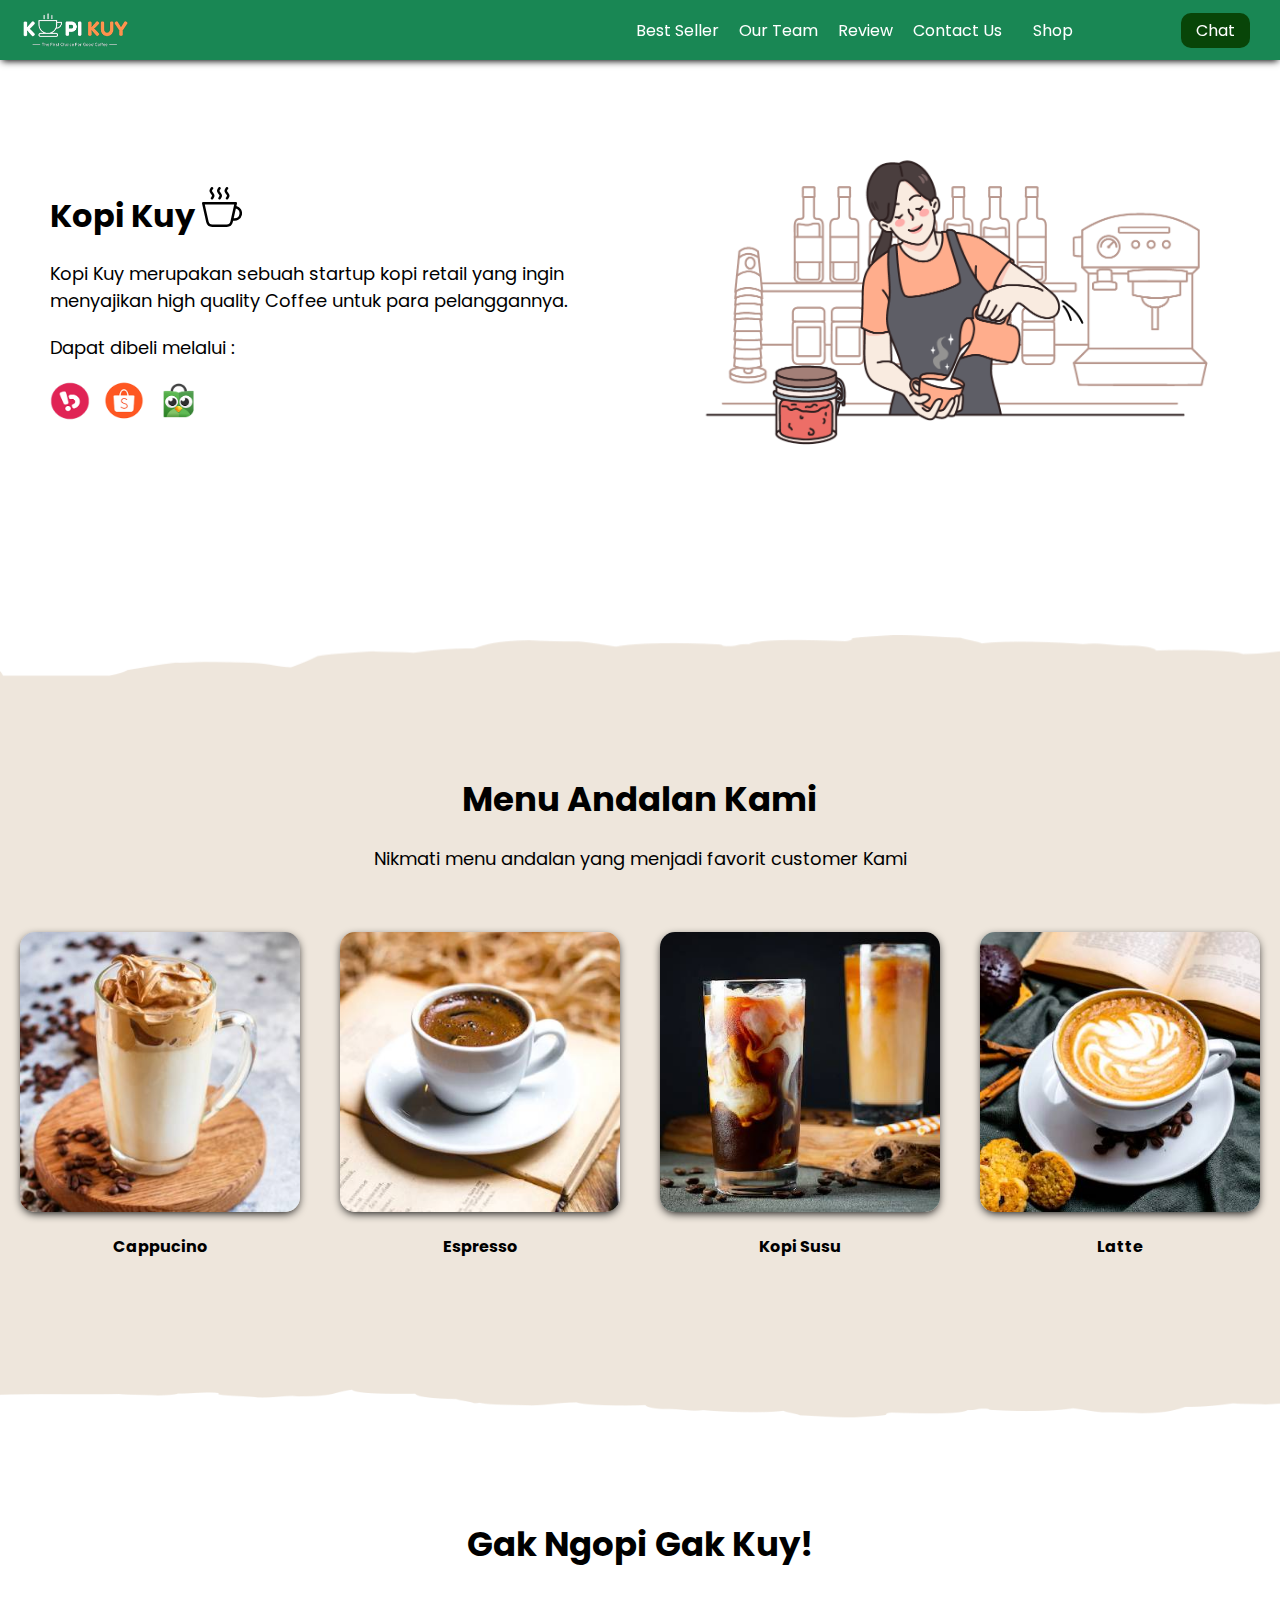
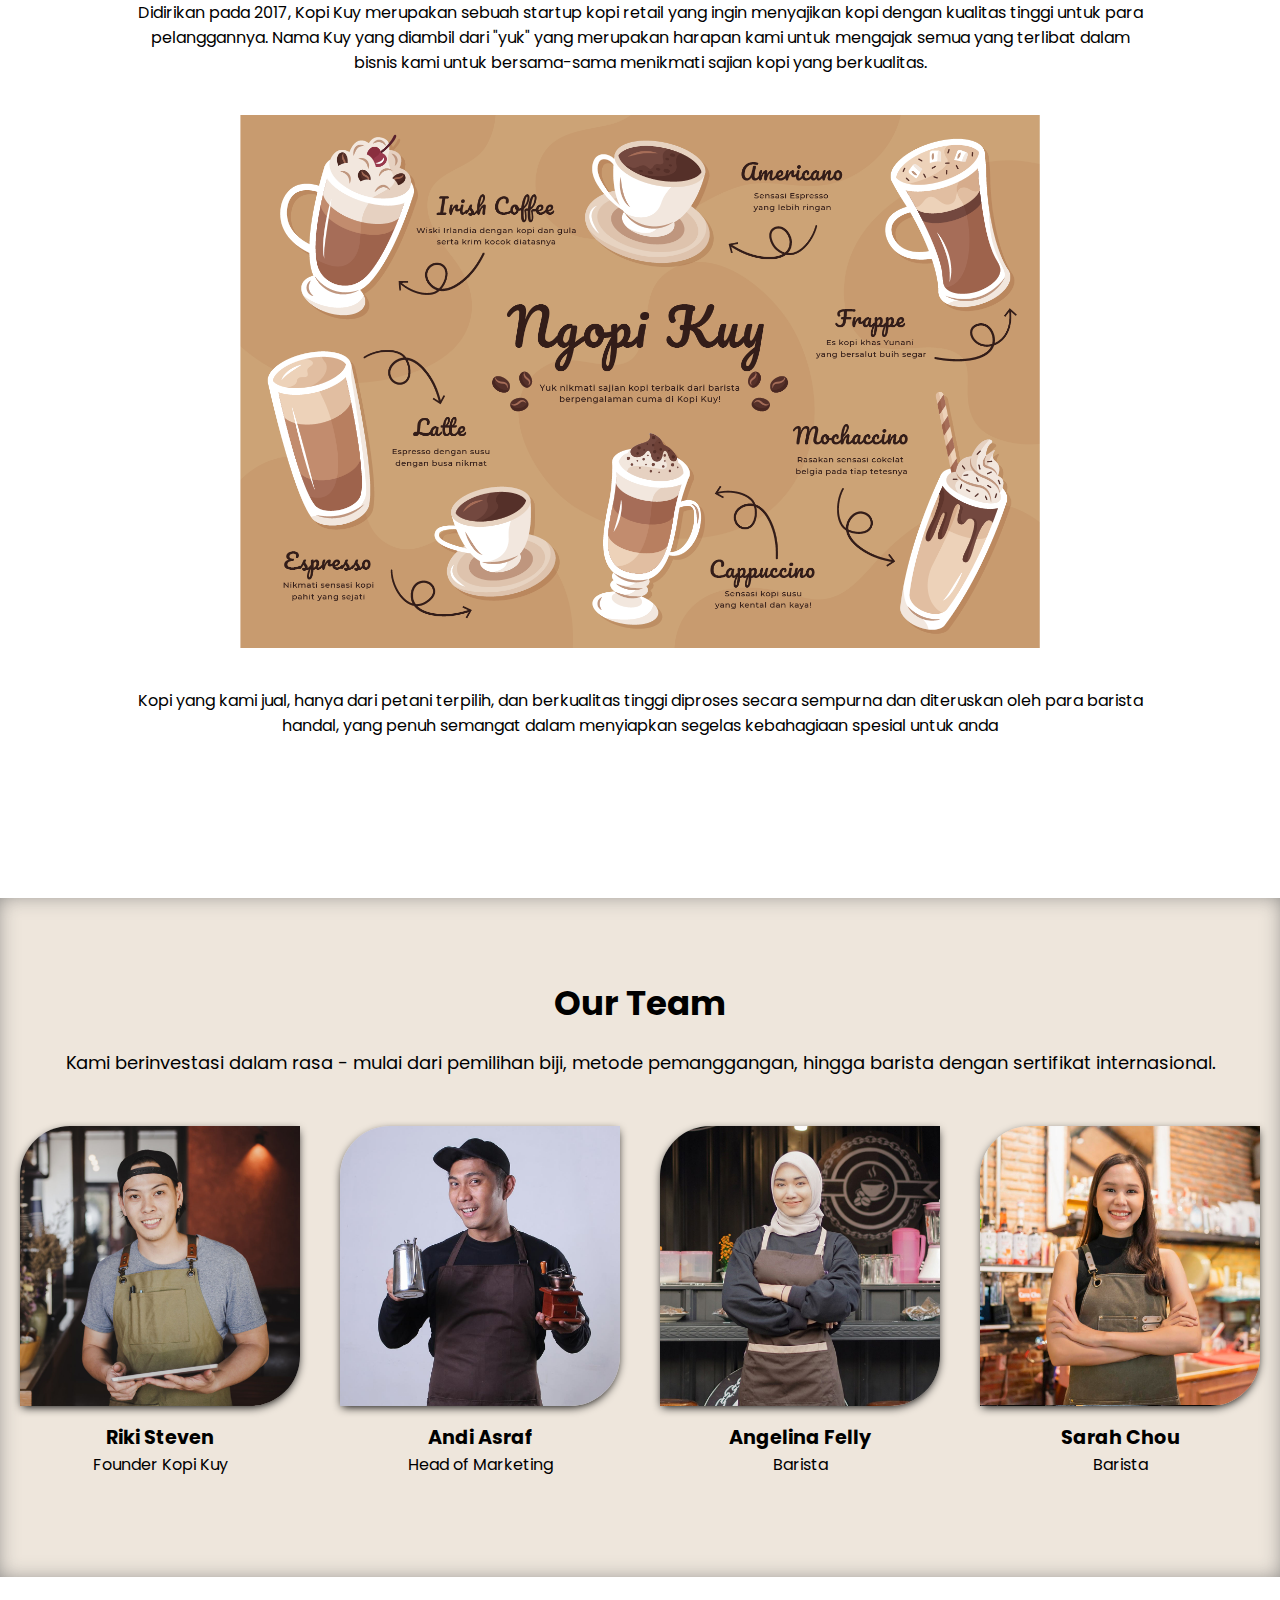
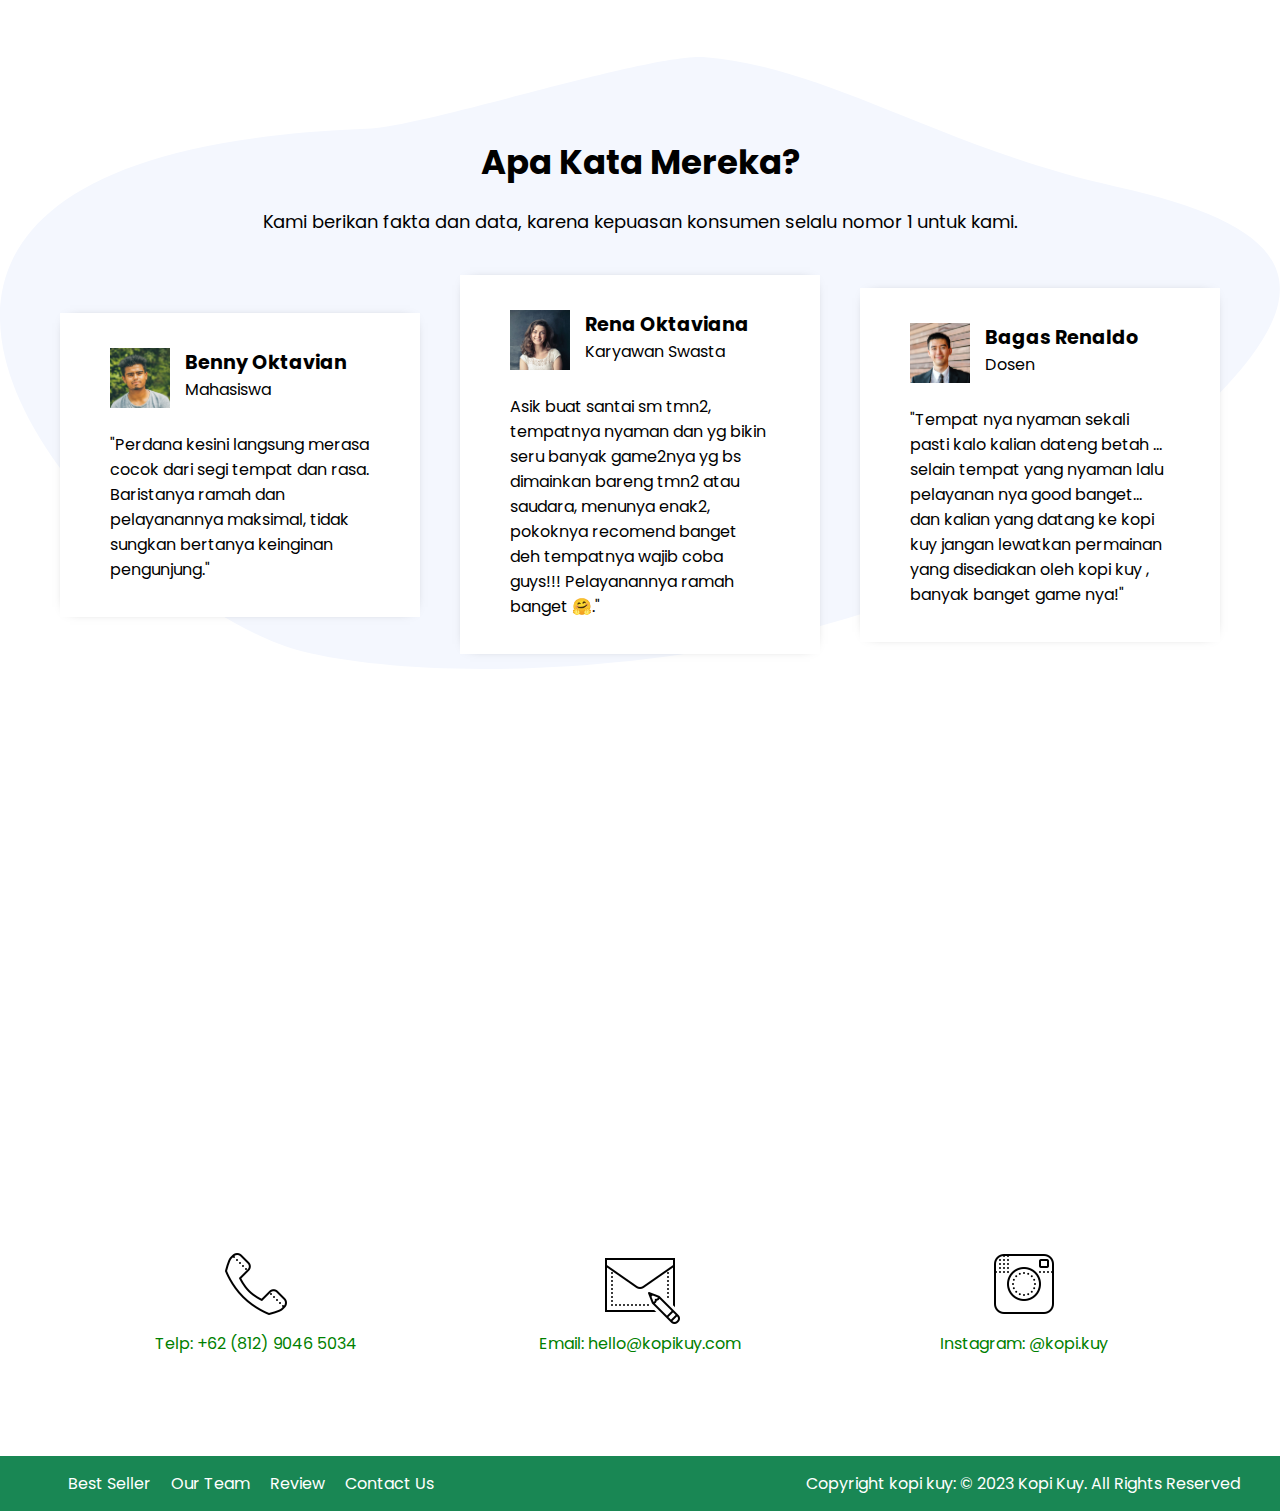
<file: index.html>
<!DOCTYPE html>
<html lang="id">

<head>
    <meta charset="UTF-8">
    <meta http-equiv="X-UA-Compatible" content="IE=edge">
    <meta name="viewport" content="width=device-width, initial-scale=1.0">
    <link rel="shortcut icon" href="images/favicon.ico" type="image/x-icon">
    <title>Website Kopi Kuy</title>
    <link rel="preconnect" href="https://fonts.googleapis.com">
    <link rel="preconnect" href="https://fonts.gstatic.com" crossorigin>
    <link href="https://fonts.googleapis.com/css2?family=Edu+SA+Beginner&family=Poppins:wght@100&display=swap"
        rel="stylesheet">
    <link rel="stylesheet" href="css/style.css">
</head>

<body>
    <nav>
        <img class="logo" src="images/logo/logo_kuy.png">
        <div class="navigasi">
            <a href="#best-seller">Best Seller</a>
            <a href="#our-team">Our Team</a>
            <a href="#review">Review</a>
            <a href="#contact-us">Contact Us</a>
        </div>
        <a class="shop" href="produk.html">Shop</a>
        <a class="chat" href="https://wa.me/628123456?text=Saya ingin bertanya" target="_blank">Chat</a>
    </nav>

    <!-- Tulis Kode HTML / <header> Setelah baris di bawah ini (baris 28) -->

    <header>
        <div class="kiri">
            <h1>
                Kopi Kuy <img src="images/icon/icon_kopi.svg" alt="">
            </h1>
            <p>
                Kopi Kuy merupakan sebuah startup kopi retail yang ingin menyajikan
                high quality Coffee untuk para pelanggannya.
            </p>
            <p>
                Dapat dibeli melalui :
            </p>
            <div class="olshop">
                <img src="images/logo/logo_bukalapak.png" alt="">
                <img src="images/logo/logo_shopee.png" alt="">
                <img src="images/logo/logo_tokopedia.png" alt="">
            </div>
        </div>
        <div class="kanan">
            <img src="images/header/header1.png" alt="">
        </div>
    </header>

    <section class="best-seller" id="best-seller">
        <h2>
            Menu Andalan Kami
        </h2>
        <p>
            Nikmati menu andalan yang menjadi favorit customer Kami
        </p>

        <div class="produk">
            <img src="images/produk/product_capuchino.jpg" alt="">
            <p>Cappucino</p>
        </div>
        <div class="produk">
            <img src="images/produk/product_espresso.jpg" alt="">
            <p>Espresso</p>
        </div>
        <div class="produk">
            <img src="images/produk/product_kopi_susu.jpg" alt="">
            <p>Kopi Susu</p>
        </div>
        <div class="produk">
            <img src="images/produk/product_latte.jpg" alt="">
            <p>Latte</p>
        </div>
    </section>

    <section class="about-us" id="about-us">
        <h2>
            Gak Ngopi Gak Kuy!
        </h2>
        <p>
            Didirikan pada 2017, Kopi Kuy merupakan sebuah startup kopi retail
            yang ingin menyajikan kopi dengan kualitas tinggi untuk para pelanggannya.
            Nama Kuy yang diambil dari "yuk" yang merupakan harapan kami untuk mengajak semua
            yang terlibat dalam bisnis kami untuk bersama-sama menikmati sajian kopi yang berkualitas.
        </p>
        <img src="images/about-us/aset_kopi_jumbo.png" alt="">
        <p>
            Kopi yang kami jual, hanya dari petani terpilih, dan berkualitas tinggi diproses
            secara sempurna dan diteruskan oleh para barista handal, yang penuh semangat
            dalam menyiapkan segelas kebahagiaan spesial untuk anda

        </p>
    </section>

    <section class="our-team" id="our-team">
        <h2>
            Our Team
        </h2>
        <p>
            Kami berinvestasi dalam rasa - mulai dari pemilihan biji, metode pemanggangan,
            hingga barista dengan sertifikat internasional.

        </p>
        <div class="team">
            <img src="images/team/team1.jpg" alt="">
            <h3>Riki Steven </h3>
            <p>Founder Kopi Kuy</p>
        </div>
        <div class="team">
            <img src="images/team/team2.jpg" alt="">
            <h3> Andi Asraf </h3>
            <p>Head of Marketing</p>
        </div>
        <div class="team">
            <img src="images/team/team3.jpg" alt="">
            <h3>Angelina Felly </h3>
            <p>Barista</p>
        </div>
        <div class="team">
            <img src="images/team/team4.jpg" alt="">
            <h3>Sarah Chou </h3>
            <p>Barista</p>
        </div>
    </section>

    <section class="review" id="review">
        <h2>
            Apa Kata Mereka?
        </h2>
        <p>
            Kami berikan fakta dan data, karena kepuasan konsumen selalu nomor 1 untuk kami.

        </p>
        <div class="testimoni">
            <img src="images/customer/customer1.jpg" alt="">
            <div class="profile">
                <h3>Benny Oktavian</h3>
                <p>Mahasiswa</p>
            </div>
            <p>
                "Perdana kesini langsung merasa cocok dari segi tempat dan rasa.
                Baristanya ramah dan pelayanannya maksimal, tidak sungkan bertanya keinginan pengunjung."
            </p>
        </div>
        <div class="testimoni">
            <img src="images/customer/customer2.jpg" alt="">
            <div class="profile">
                <h3>Rena Oktaviana</h3>
                <p>Karyawan Swasta</p>
            </div>
            <p>
                Asik buat santai sm tmn2, tempatnya nyaman dan yg bikin seru banyak game2nya
                yg bs dimainkan bareng tmn2 atau saudara, menunya enak2, pokoknya recomend
                banget deh tempatnya wajib coba guys!!! Pelayanannya ramah banget 🤗."
        </div>
        <div class="testimoni">
            <img src="images/customer/customer3.jpg" alt="">
            <div class="profile">
                <h3>Bagas Renaldo</h3>
                <p>Dosen</p>
            </div>
            <p>
                "Tempat nya nyaman sekali pasti kalo kalian dateng betah ...
                selain tempat yang nyaman lalu pelayanan nya good banget...
                dan kalian yang datang ke kopi kuy jangan lewatkan permainan yang disediakan
                oleh kopi kuy , banyak banget game nya!"
        </div>
    </section>

    <section class="contact-us" id="contact-us">
        <iframe
            src="https://www.google.com/maps/embed?pb=!1m14!1m8!1m3!1d7932.741866032694!2d106.668581!3d-6.214715!3m2!1i1024!2i768!4f13.1!3m3!1m2!1s0x2e69f9912c7f297b%3A0xe5a3a671dae861ab!2sKopi%20kuy!5e0!3m2!1sid!2sid!4v1680617229460!5m2!1sid!2sid"
            allowfullscreen="" loading="lazy" referrerpolicy="no-referrer-when-downgrade"></iframe>
        <div class="kontak">
            <img src="images/icon/icon_phone.png" alt="">
            <p>Telp: +62 (812) 9046 5034</p>
        </div>
        <div class="kontak">
            <img src="images/icon/icon_mail.png" alt="">
            <p>Email: hello@kopikuy.com</p>
        </div>
        <div class="kontak">
            <img src="images/icon/icon_instagram.png" alt="">
            <p>Instagram: @kopi.kuy </p>
        </div>


    </section>

    <footer>
        <div class="navigasi">
            <a href="#best-seller">Best Seller</a>
            <a href="#our-team">Our Team</a>
            <a href="#review">Review</a>
            <a href="#contact-us">Contact Us</a>
        </div>
        <p>Copyright kopi kuy: © 2023 Kopi Kuy. All Rights Reserved</p>
    </footer>

    <!--
        Kode HTML tidak boleh lewat dari batas ini
        Pastikan setiap section di tutup
        misalnya kode <section class="best-seller"> harus ada
        di bawah kode </header> (perhatikan ada garis miringnya
        dan setiap section harus setelah kode </section>
        jangan menulis <section> di dalam <section>
    -->
</body>

</html>
</file>
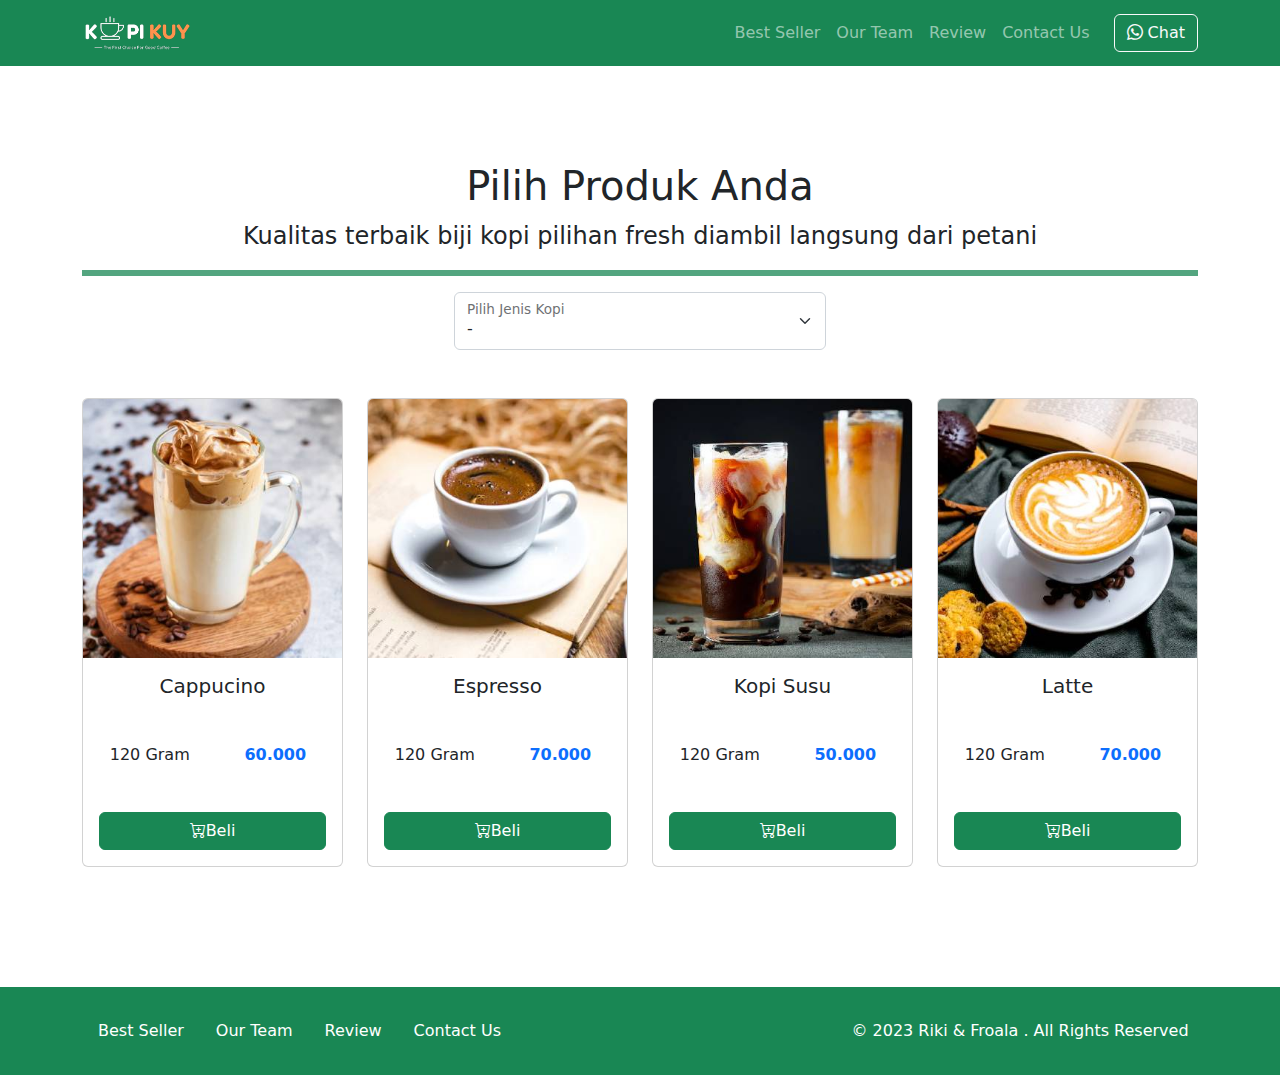
<file: produk.html>
<!DOCTYPE html>
<html lang="id">

<head>
    <meta charset="UTF-8">
    <meta http-equiv="X-UA-Compatible" content="IE=edge">
    <meta name="viewport" content="width=device-width, initial-scale=1.0">
    <link rel="shortcut icon" href="images/favicon/favicon.ico" type="image/x-icon">
    <title>Produk</title>
    <link rel="shortcut icon" href="images/favicon.ico" type="image/x-icon">
    <link rel="stylesheet" href="vendor/bootstrap/bootstrap.min.css">
    <link rel="stylesheet" href="vendor/bootstrap/bootstrap-icons.css">
    <script src="vendor/bootstrap/bootstrap.bundle.min.js"></script>
    <script src="js/jquery-3.6.3.min.js"></script>
    <style>
        /* tulis kode CSS internal di bawah sini */



        /* Batas Akhir penulisan kode CSS internal */
    </style>
</head>

<body>
    <!-- Tulis Kode Bootstrap Di Bawah Sini -->
    <nav class="navbar sticky-top navbar-dark bg-success navbar-expand-lg bisadicopy">
        <div class="container">
            <a class="navbar-brand" href="index.html">
                <img src="images/logo/logo_kuy.png" height="40" alt="image">
            </a>
            <button class="navbar-toggler" type="button" data-bs-toggle="collapse" data-bs-target="#navbarNav11"
                aria-controls="navbarNav11" aria-expanded="false" aria-label="Toggle navigation">
                <span class="navbar-toggler-icon"></span>
            </button>
            <div class="collapse navbar-collapse" id="navbarNav11">
                <ul class="navbar-nav ms-auto">
                    <li class="nav-item">
                        <a class="nav-link" href="index.html#best-seller">Best Seller</a>
                    </li>
                    <li class="nav-item">
                        <a class="nav-link" href="index.html#our-team">Our Team</a>
                    </li>
                    <li class="nav-item">
                        <a class="nav-link" href="index.html#review">Review</a>
                    </li>
                    <li class="nav-item">
                        <a class="nav-link" href="index.html#contact-us">Contact Us</a>
                    </li>
                </ul>
                <a target="_blank" class="btn btn-outline-light ms-md-3"
                    href="https://wa.me/6281291551234?text=halo kopi kuy saya mau pesan"><i class="bi bi-whatsapp"></i>
                    Chat</a>
            </div>
        </div>
    </nav>
    <section class="riki-block produk text-center my-5 py-5">
        <div class="container">
            <h1>Pilih Produk Anda</h1>
            <p class="fs-4">Kualitas terbaik biji kopi pilihan fresh diambil langsung dari petani</p>
            <hr class="border border-success border-3 opacity-75">

            <!-- Ini Untuk Select -->
            <div class="form-floating col-md-4 mx-auto">
                <select class="form-select" id="select_kopi">
                    <option selected disabled>-</option>
                    <option value="arabica">Arabica</option>
                    <option value="robusta">Robusta</option>
                    <option value="nonkopi">Non Kopi</option>
                </select>
                <label for="select_kopi">Pilih Jenis Kopi</label>
            </div>

            <div id="baris_produk" class="row row-cols-1 row-cols-sm-2 row-cols-md-3 row-cols-lg-4 text-center mt-5">
                <div class="col mb-4">
                    <div class="card">
                        <img src="images/produk/product_capuchino.jpg" class="card-img-top" alt="...">
                        <div class="card-body">
                            <h5 class="card-title">Cappucino</h5>
                            <div class="row hargasize my-4">
                                <div class="col">
                                    120 Gram
                                </div>
                                <div class="col fw-bold text-primary">
                                    60.000
                                </div>
                            </div>
                            <a href="#" class="btn btn-success w-100"><i class="bi bi-cart-plus"></i>Beli</a>
                        </div>
                    </div>
                </div>

                <div class="col mb-4">
                    <div class="card">
                        <img src="images/produk/product_espresso.jpg" class="card-img-top" alt="...">
                        <div class="card-body">
                            <h5 class="card-title">Espresso</h5>
                            <div class="row hargasize my-4">
                                <div class="col">
                                    120 Gram
                                </div>
                                <div class="col fw-bold text-primary">
                                    70.000
                                </div>
                            </div>
                            <a href="#" class="btn btn-success w-100"><i class="bi bi-cart-plus"></i>Beli</a>
                        </div>
                    </div>
                </div>

                <div class="col mb-4">
                    <div class="card">
                        <img src="images/produk/product_kopi_susu.jpg" class="card-img-top" alt="...">
                        <div class="card-body">
                            <h5 class="card-title">Kopi Susu</h5>
                            <div class="row hargasize my-4">
                                <div class="col">
                                    120 Gram
                                </div>
                                <div class="col fw-bold text-primary">
                                    50.000
                                </div>
                            </div>
                            <a href="#" class="btn btn-success w-100"><i class="bi bi-cart-plus"></i>Beli</a>
                        </div>
                    </div>
                </div>

                <div class="col mb-4">
                    <div class="card">
                        <img src="images/produk/product_latte.jpg" class="card-img-top" alt="...">
                        <div class="card-body">
                            <h5 class="card-title">Latte</h5>
                            <div class="row hargasize my-4">
                                <div class="col">
                                    120 Gram
                                </div>
                                <div class="col fw-bold text-primary">
                                    70.000
                                </div>
                            </div>
                            <a href="#" class="btn btn-success w-100"><i class="bi bi-cart-plus"></i>Beli</a>
                        </div>
                    </div>
                </div>
            </div>
        </div>
    </section>

    <footer class="riki-block footer-small py-4 bg-success">
        <div class="container">
            <div class="row align-items-center">
                <div class="col-12 col-md-8">
                    <ul class="nav justify-content-center justify-content-md-start">
                        <li class="nav-item">
                            <a class="nav-link" href="index.html#best-seller">Best Seller</a>
                        </li>
                        <li class="nav-item">
                            <a class="nav-link" href="index.html#our-team">Our Team</a>
                        </li>
                        <li class="nav-item">
                            <a class="nav-link" href="index.html#review">Review</a>
                        </li>
                        <li class="nav-item">
                            <a class="nav-link" href="index.html#contact-us">Contact Us</a>
                        </li>
                    </ul>
                </div>

                <div class="col-12 col-md-4 mt-4 mt-md-0 text-center text-md-right">
                    © 2023 Riki &amp; Froala . All Rights Reserved
                </div>
            </div>
        </div>
    </footer>


    <!-- Batas Akhir penulisan kode Bootstrap -->
    <script>
        /* Tulis Javascript Di bawah Sini */

        var sumber = "https://rikikurnia.com/prakerja/api/kopi"
        var sumber2 = "data.json"

        select_kopi.onchange = function () {
            var dipilih = select_kopi.value
            console.log(dipilih)
            ambilData(dipilih)
        }

        function ambilData(dipilih) {
            var template = ""
            $.getJSON(sumber).then(function (data) {
                var data_kopi = data[dipilih]
                console.log(data_kopi)
                baris_produk.innerHTML = ""

                data_kopi.forEach(item => {
                    template = `<div class="col mb-4">
                    <div class="card">
                            <img src="${item.foto}" class="card-img-top" alt="...">
                            <div class="card-body">
                                <h5 class="card-title">${item.nama}</h5>
                                <div class="row hargasize my-4">
                                    <div class="col">
                                        ${item.size}
                                    </div>
                                    <div class="col fw-bold text-primary">
                                        ${item.harga}
                                    </div>
                                </div>
                                <a target ="_blank" href="${item.link}" class="btn btn-primary w-100"><i class="bi bi-cart4"></i> Beli</a>
                            </div>
                        </div>
                    </div>`
                })
                baris_produk.innerHTML += template
            })
        }

        /* Batas Akhir penulisan kode Javascript */
    </script>
</body>

</html>



<!-- Batas Akhir penulisan kode Bootstrap -->
<script>
    /* Tulis Javascript Di bawah Sini */


    /* Batas Akhir penulisan kode Javascript */
</script>
</body>

</html>
</file>
<file: css/style.css>
/* Kode * di bawah ini untuk mereset tampilan setiap web browser supaya seragam */

* {
   box-sizing: border-box;
   margin: 0;
   padding: 0;
}

html {
   /* scroll-behavior: smooth agar scroll ketika klik pada navigasi menjadi halus */
   scroll-behavior: smooth;
}

/* 
Kode di bawah ini untuk mengatur nav sampai footer agar memiliki tampilan flexibel
selengkapnya akan di bahas di hari ke 3
*/

nav,
header,
section,
footer {
   /* 
      display: flex memiliki pengaturan yang dapat mengatur agar elemen
      di dalamnya memiliki ukuran yang fleksibel
      digunakan saat ada elemen yang isinya lebih dari satu kolom
   */
   display: flex;
   /* 
      align-items: center mengatur elemen di dalamnya rata tengah vertikal
   */
   align-items: center;

   /* 
      justify-content: center mengatur elemen di dalamnya rata tengah horizontal
   */
   justify-content: center;

   /* 
      flex-wrap: wrap mengatur agar jika lebar elemen berlebih, maka elemen
      akan otomatis diletakan di baris baru (tidak dipaksakan di satu baris)
   */
   flex-wrap: wrap;
}



/* 
Kode @font-face untuk menginstall font ke dalam Website 
src adalah untuk lokasi fontnya, font dapat di cari di website https://fonts.google.com/
dengan memberi nama family, maka kita mendaftarkan font tersebut ke dalam website
*/

@font-face {
   src: url(../fonts/poppins.woff2);
   font-family: 'Poppins';
}

body {
   /* 
   mendaftarkan semua teks pada body menjadi family Poppins 
   kenapa pada body? karena elemen body membungkus semua elemen dari nav section sampai footer
   */
   font-family: 'Poppins';
   font-family: 'Poppins', sans-serif;
}

/*
Misalnya ada font dari google yang bernama Irish Grover yang berada di:
https://fonts.gstatic.com/s/irishgrover/v23/buExpoi6YtLz2QW7LA4flVgv__RP.woff2

maka bisa coba copy kode berikut untuk menginstall font tadi:

@font-face {
  font-family: 'Irish Grover';
  font-style: normal;
  font-weight: 400;
  src: url(https://fonts.gstatic.com/s/irishgrover/v23/buExpoi6YtLz2QW7LA4flVgv__RP.woff2) format('woff2');
}

Jika kode di atas sudah di copy
Nanti pada element yang ingin menggunakan font Irish Grover Tadi, tinggal diganti font-familynya
misal mau mengganti h1 dan h2 maka kodenya sebagai berikut:

h1,h2 {
   font-family: 'Irish Grover';
}

*/


a {
   /* menghilangkan garis bawah pada link */
   text-decoration: none;

   /* 
   color: adalah untuk mengganti warna tulisan.
   color:unset digunakan pada a untuk menghilangkan warna bawaan pada link (biasanya warna biru) 
   */
   color: unset;
}

h2 {
   /* mengatur ukuran huruf ke 34 pixel */
   font-size: 34px;
}

h3 {
   /* mengatur ukuran huruf ke 1.2rem */
   font-size: 1.2rem;
}

h1,
h2,
h3 {
   /* mengatur tebal huruf bisa bold, normal*/
   font-weight: bold;
}

img {
   /* 
      kode max-width artinya lebar maksimal
      mengatur agar semua elemen img memiliki lebar maksimal 100% agar
      besar gambar tidak melebihi layar ataupun elemen pembungkus
   */
   max-width: 100%;
}

/* Navigasi */

nav {
   /* 
   background-color mengatur warna latar belakang 
   untuk pengguna hp, pergantian warna tidak bisa seperti vs code
   hanya dapat menggunakan warna bahasa inggris seperti: red, green, brown, purple dsb
   untuk pengguna vscode silahkan arahkan mouse ke kotak warna di bawah
   untuk mengganti warna sesuai keinginan
   */
   background-color: #198754;

   /* box-shadow membuat efek bayangan */
   box-shadow: 0 3px 7px -2px #000;

   /* width mengatur lebar elemen. 100% agar lebarnya full dari kiri sampai kanan layar */
   width: 100%;

   /* 
   padding digunakan untuk memberi jarak ke dalam. 
   efeknya bila digunakan pada elemen yang memiliki warna latar akan membuat elemen tersebut 'gemuk'
   padding-top artinya jarak ke atas, nilai padding dapat berupa
   padding-top, padding-bottom, padding-left, padding-right
   */
   padding-top: 10px;
   padding-bottom: 10px;

   /* 
   position mengatur posisi elemen, position:fixed supaya elemen nav akan ikut menempel di atas layar
   saat kita scroll ke bawah. Jika ingin navigasi gak nempel, bisa menggunakan position:static;
   */
   position: fixed;

   /* Nilai z-index semakin besar, maka elemen akan semakin di depan */
   z-index: 500;
}

img.logo {
   /* height mengatur tinggi elemen */
   height: 40px;
   /* penjelasan margin mirip dengan padding, fungsinya untuk memberi jarak pada elemen */
   margin-left: 20px;
}

div.navigasi {
   margin-left: auto;
   margin-right: 15px;
}

nav a {
   color: #fff;
   padding-left: 8px;
   padding-right: 8px;
}

a.shop {
   margin-right: 100px;
}

a.chat {
   margin-right: 30px;
   background-color: rgb(8, 69, 8);
   color: #fff;
   padding-top: 5px;
   padding-right: 15px;
   padding-bottom: 5px;
   padding-left: 15px;
   border-radius: 10px;
}


/* 
   PERHATIKAN bahwa dalam mengatur elemen, nama elemen langsung ditulis
   sedangkan untuk mengatur class, dibutuhkan tanda titik (.) terlebih dulu
   img {} berarti seluruh elemen dengan tag img (<img src="....">), 
   sedangkan .img artinya hanya elemen dengan class img (<img class="img" src="...">) 
*/


/* HEADER */


header,
section {
   /*
    padding mengatur jarak ke dalam
    pada padding dan margin ditambahkan top / right / bottom / top 
    untuk mengatur jarak masing-masing 
   */
   padding-top: 80px;
   padding-bottom: 80px;

   /* margin mengatur jarak ke luar */
   margin-bottom: 80px;
}

/* penulisan CSS dapat digabung dengan beberapa elemen */
header div.kiri,
header div.kanan {
   /* width mengatur lebar elemen. 50% artinya setengah ukuran elemen pembungkus */
   width: 50%;
   padding: 50px;
}

header h1 {
   margin-bottom: 20px;
}

header p {
   /* font-size digunakan untuk mengatur ukuran huruf */
   font-size: 18px;
   margin-bottom: 20px;
}

div.olshop img {
   width: 40px;
   /* aspect-ratio:1 agar tinggi menyesuaikan width */
   aspect-ratio: 1;
   margin-right: 10px;
}

/* Best Seller */

section.best-seller {
   position: relative;

   /* background-color mengatur warna latar belakang elemen */
   background-color: #EEE6DC;

   /* text-align mengatur rata tulisan, bisa bernilai: left, right, center, justify */
   text-align: center;
}

/* 
terkait position, after, dan before memerlukan pemahaman mendalam
terkait layout pada CSS untuk dapat memahami secara penuh 
*/

section.best-seller::before,
section.best-seller::after {
   position: absolute;
   content: "";
   width: 100%;
   height: 76px;

   /* background-image untuk menambahkan gambar sebagai background */
   background-image: url(../images/background/garis-atas.png);

   /*background-size agar gambar latar menyesuaikan tinggi / lebar elemen */
   background-size: cover;

   top: -60px;
   left: 0;
}

section.best-seller::after {
   height: 60px;
   background-image: url(../images/background/garis-bawah.png);
   top: unset;
   bottom: -60px;
}

section.best-seller h2 {
   margin-bottom: 20px;
   width: 100%;
}

/* 
Penulisan section.best-seller > p berarti mengatur elemen p yang langsung
di bungkus oleh elemen <section class="best-seller">
aturan ini tidak berlaku untuk elemen <p> yang ada di dalam <div class="produk">
*/

section.best-seller>p {
   font-size: 18px;
   margin-bottom: 40px;
   width: 100%;
}

div.produk {
   /* 
      Penulisan padding dan margin seperti padding:20px ini penulisan singkat 
      yang berarti top, right, bottom, left nilainya sama, yaitu 20px 
   */
   padding: 20px;
   width: 25%;
}

div.produk img {
   /* transition membuat animasi transisi dari perubahan style, 0.3s berarti 0.3 detik */
   transition: all 0.3s ease;

   /* border-radius  Membuat sudut membulat */
   border-radius: 15px;

   /* box-shadow membuat efek bayangan */
   box-shadow: 0 3px 10px -2px #000;
}

/*

kode div.produk img:hover akan dijalankan saat mouse ada di atas elemen <img> yang ada
di dalam <div class="produk"> 
karena ada efek transition pada div.produk img 
maka akan menghasilkan efek animasi yang smooth

*/
div.produk img:hover {

   /* membuat transformasi, bisa berupa scale(1.05), rotate(180deg), translateY(-50px), dsb */
   transform: scale(0.9);
   border-radius: 50%;
}

div.produk p {
   margin-top: 15px;
   font-weight: bold;
}



/* About US */

section.about-us {
   /* max-width: 80%; mengatur lebar maksimal elemen tidak boleh melebihi 80% layar */
   max-width: 80%;

   /* margin-left dan margin-right auto akan membuat posisi elemen berada di tengah */
   margin-left: auto;
   margin-right: auto;
   text-align: center;
}

section.about-us h2 {
   margin-bottom: 30px;
   width: 100%;
}

section.about-us img {
   /* 
      Penulisan width: 800px dan max-width: 100% mengatur agar
      elemen memiliki lebar 800px namun tidak boleh melebihi 100% ukuran layar
   */
   width: 800px;
   max-width: 100%;
   margin: auto;
}

/*
section.about-us p:nth-child(2) berarti mengatur elemen ke 2 dengan jenis <p>
yang ada di dalam <section class="about-us">
*/

section.about-us p:nth-child(2) {
   margin-bottom: 40px;
}

section.about-us p:nth-child(4) {
   margin-top: 40px;
}


/* OUR TEAM */

section.our-team {
   background-color: #EEE6DC;
   box-shadow: inset 0px 0px 23px -6px #707070;
   text-align: center;
}

section.our-team h2 {
   margin-bottom: 20px;
   width: 100%;
}

section.our-team>p {
   margin-bottom: 30px;
   font-size: 18px;
   width: 800px;
   max-width: 90%;
   margin-left: auto;
   margin-right: auto;
   width: 100%;
}

div.team {
   width: 25%;
   padding: 20px;
}

div.team img {
   width: 100%;
   aspect-ratio: 1/1;
   object-fit: cover;
   box-shadow: 0 3px 10px -2px #000;
   border-radius: 50px 0px 50px 0px;
   margin-bottom: 10px;
}


/* REVIEW */

section.review {
   background-image: url(../images/background/bg-review.svg);
   /* 
      background-size: contain;
      membuat gambar latar belakang tidak terpotong
   */
   background-size: contain;

   /* 
      background-repeat: no-repeat;
      membuat gambar latar belakang tidak diulang (duplikat)
   */
   background-repeat: no-repeat;
   padding-left: 40px;
   padding-right: 40px;
   justify-content: space-around;
   /* align-items: stretch; membuat tinggi elemen di dalam .review .baris seragam */
   text-align: center;
}

section.review h2 {
   margin-bottom: 20px;
   width: 100%;
}

section.review>p {
   margin-bottom: 40px;
   font-size: 18px;
   width: 100%;
}

div.testimoni {
   width: 30%;
   display: flex;
   flex-wrap: wrap;
   padding: 35px 50px;
   box-shadow: 0px 0px 12px -10px #000;
   background-color: #fff;
}

div.testimoni img {
   width: 60px;
   height: 60px;
   margin-right: 15px;
   object-fit: cover;
}

div.profile {
   text-align: left;
   display: block;
   margin-bottom: 30px;
   width: calc(100% - 75px);
}

div.profile p {
   width: 100%;
   text-align: left;
}

div.testimoni>p {
   width: 100%;
   text-align: left;
}


/* CONTACT US */
section.contact-us {
   margin-bottom: 20px;
}

section.contact-us iframe {
   width: 100%;
   height: 300px;
   border: 0;
}

div.kontak {
   width: 30%;
   /* color mengatur warna tulisan */
   color: green;
   text-align: center;
   margin-top: 50px;
}


/* FOOTER */

footer {
   background-color: #198754;
   padding-top: 15px;
   padding-bottom: 15px;
   color: #fff;
   padding-right: 40px;
   padding-left: 40px;
}

footer div.navigasi {
   margin-left: 20px;
   margin-right: auto;
}

footer div.navigasi a {
   padding: 8px;
}

/* UNTUK kode RESPONSIF hari ke 3 tulis DI BAWAH sini */



/* Kode CSS Selesai di sini */
</file>
